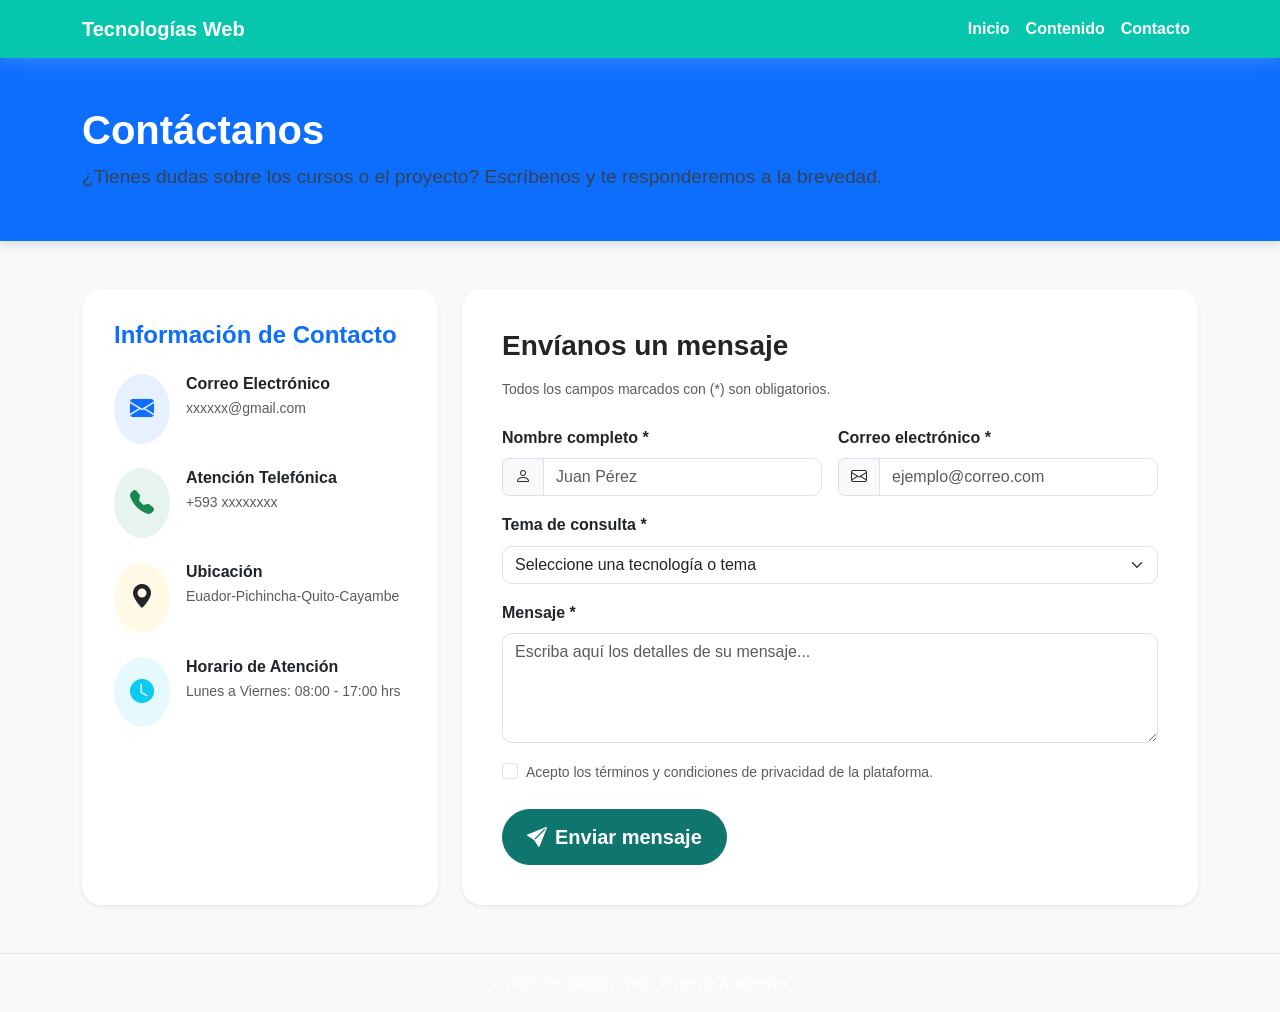
<file: ProyectoBootstrap/contacto.html>
<!DOCTYPE html>
<html lang="es">

<head>
    <meta charset="UTF-8">
    <meta name="viewport" content="width=device-width, initial-scale=1.0">
    <title>Tecnologías Web | Contacto</title>

    <!-- Bootstrap 5 CSS -->
    <link href="https://cdn.jsdelivr.net/npm/bootstrap@5.3.7/dist/css/bootstrap.min.css" rel="stylesheet">
    <!-- Bootstrap Icons (para iconos visuales) -->
    <link rel="stylesheet" href="https://cdn.jsdelivr.net/npm/bootstrap-icons@1.11.3/font/bootstrap-icons.min.css">
    
    <!-- Estilos personalizados -->
    <link rel="stylesheet" href="css/estilos.css">
</head>

<body>

    <!-- MENÚ DE NAVEGACIÓN -->
    <nav class="navbar navbar-expand-lg navbar-dark bg-dark">
        <div class="container">
            <a class="navbar-brand" href="index.html">
                Tecnologías Web
            </a>

            <button class="navbar-toggler"
                type="button"
                data-bs-toggle="collapse"
                data-bs-target="#menu"
                aria-controls="menu"
                aria-expanded="false"
                aria-label="Abrir menú">
                <span class="navbar-toggler-icon"></span>
            </button>

            <div class="collapse navbar-collapse" id="menu">
                <ul class="navbar-nav ms-auto">
                    <li class="nav-item">
                        <a class="nav-link" href="index.html">Inicio</a>
                    </li>
                    <li class="nav-item">
                        <a class="nav-link" href="contenido.html">Contenido</a>
                    </li>
                    <li class="nav-item">
                        <a class="nav-link active" href="contacto.html">Contacto</a>
                    </li>
                </ul>
            </div>
        </div>
    </nav>

    <!-- ENCABEZADO -->
    <header class="bg-primary text-white py-5">
        <div class="container">
            <h1 class="fw-bold">Contáctanos</h1>
            <p class="lead mb-0">
                ¿Tienes dudas sobre los cursos o el proyecto? Escríbenos y te responderemos a la brevedad.
            </p>
        </div>
    </header>

    <!-- CONTENIDO PRINCIPAL -->
    <main class="container py-5">
        <div class="row g-4">

            <!-- TARJETAS DE INFORMACIÓN -->
            <div class="col-lg-4">
                <div class="card border-0 shadow-sm h-100 p-3 bg-white">
                    <div class="card-body">
                        <h4 class="card-title fw-bold text-primary mb-4">Información de Contacto</h4>
                        
                        <!-- Ítem 1: Correo -->
                        <div class="d-flex align-items-start mb-4">
                            <div class="bg-primary bg-opacity-10 text-primary p-3 rounded-circle me-3">
                                <i class="bi bi-envelope-fill fs-4"></i>
                            </div>
                            <div>
                                <h6 class="fw-bold mb-1">Correo Electrónico</h6>
                                <p class="text-muted small mb-0">xxxxxx@gmail.com</p>
                            </div>
                        </div>

                        <!-- Ítem 2: Teléfono -->
                        <div class="d-flex align-items-start mb-4">
                            <div class="bg-success bg-opacity-10 text-success p-3 rounded-circle me-3">
                                <i class="bi bi-telephone-fill fs-4"></i>
                            </div>
                            <div>
                                <h6 class="fw-bold mb-1">Atención Telefónica</h6>
                                <p class="text-muted small mb-0">+593 xxxxxxxx</p>
                            </div>
                        </div>

                        <!-- Ítem 3: Ubicación -->
                        <div class="d-flex align-items-start mb-4">
                            <div class="bg-warning bg-opacity-10 text-dark p-3 rounded-circle me-3">
                                <i class="bi bi-geo-alt-fill fs-4"></i>
                            </div>
                            <div>
                                <h6 class="fw-bold mb-1">Ubicación</h6>
                                <p class="text-muted small mb-0">Euador-Pichincha-Quito-Cayambe</p>
                            </div>
                        </div>

                        <!-- Ítem 4: Horarios -->
                        <div class="d-flex align-items-start">
                            <div class="bg-info bg-opacity-10 text-info p-3 rounded-circle me-3">
                                <i class="bi bi-clock-fill fs-4"></i>
                            </div>
                            <div>
                                <h6 class="fw-bold mb-1">Horario de Atención</h6>
                                <p class="text-muted small mb-0">Lunes a Viernes: 08:00 - 17:00 hrs</p>
                            </div>
                        </div>

                    </div>
                </div>
            </div>

            <!--  FORMULARIO  -->
            <div class="col-lg-8">
                <div class="card border-0 shadow-sm p-4 bg-white">
                    <div class="card-body">
                        <h3 class="fw-bold mb-3">Envíanos un mensaje</h3>
                        <p class="text-muted mb-4 small">Todos los campos marcados con (*) son obligatorios.</p>

                        <form>
                            <div class="row g-3">
                                <!-- Nombre -->
                                <div class="col-md-6 mb-3">
                                    <label for="nombre" class="form-label fw-semibold">Nombre completo *</label>
                                    <div class="input-group">
                                        <span class="input-group-text"><i class="bi bi-person"></i></span>
                                        <input type="text" class="form-control" id="nombre" placeholder="Juan Pérez" required>
                                    </div>
                                </div>

                                <!-- Correo -->
                                <div class="col-md-6 mb-3">
                                    <label for="correo" class="form-label fw-semibold">Correo electrónico *</label>
                                    <div class="input-group">
                                        <span class="input-group-text"><i class="bi bi-envelope"></i></span>
                                        <input type="email" class="form-control" id="correo" placeholder="ejemplo@correo.com" required>
                                    </div>
                                </div>
                            </div>

                            <!-- Tema -->
                            <div class="mb-3">
                                <label for="tema" class="form-label fw-semibold">Tema de consulta *</label>
                                <select class="form-select" id="tema" required>
                                    <option value="" selected disabled>Seleccione una tecnología o tema</option>
                                    <option value="html">Módulo HTML5</option>
                                    <option value="css">Módulo CSS3 y Bootstrap 5</option>
                                    <option value="js">Módulo JavaScript (ES6+)</option>
                                    <option value="general">Consulta general sobre el proyecto</option>
                                </select>
                            </div>

                            <!-- Mensaje -->
                            <div class="mb-3">
                                <label for="mensaje" class="form-label fw-semibold">Mensaje *</label>
                                <textarea class="form-control" id="mensaje" rows="4" placeholder="Escriba aquí los detalles de su mensaje..." required></textarea>
                            </div>

                            <!-- Checkbox de Políticas -->
                            <div class="form-check mb-4">
                                <input class="form-check-input" type="checkbox" id="politicas" required>
                                <label class="form-check-label small text-muted" for="politicas">
                                    Acepto los términos y condiciones de privacidad de la plataforma.
                                </label>
                            </div>

                            <!-- Botón de Envío -->
                            <button type="submit" class="btn btn-primary btn-lg rounded-pill px-4">
                                <i class="bi bi-send-fill me-2"></i>Enviar mensaje
                            </button>
                        </form>

                    </div>
                </div>
            </div>

        </div>
    </main>

    <!-- FOOTER -->
    <footer class="bg-light py-3 border-top">
        <div class="container text-center">
            <small>© 2026 Tecnologías Web - Proyecto Académico</small>
        </div>
    </footer>

    <!-- Bootstrap JS Bundle -->
    <script src="https://cdn.jsdelivr.net/npm/bootstrap@5.3.7/dist/js/bootstrap.bundle.min.js"></script>

</body>

</html>
</file>
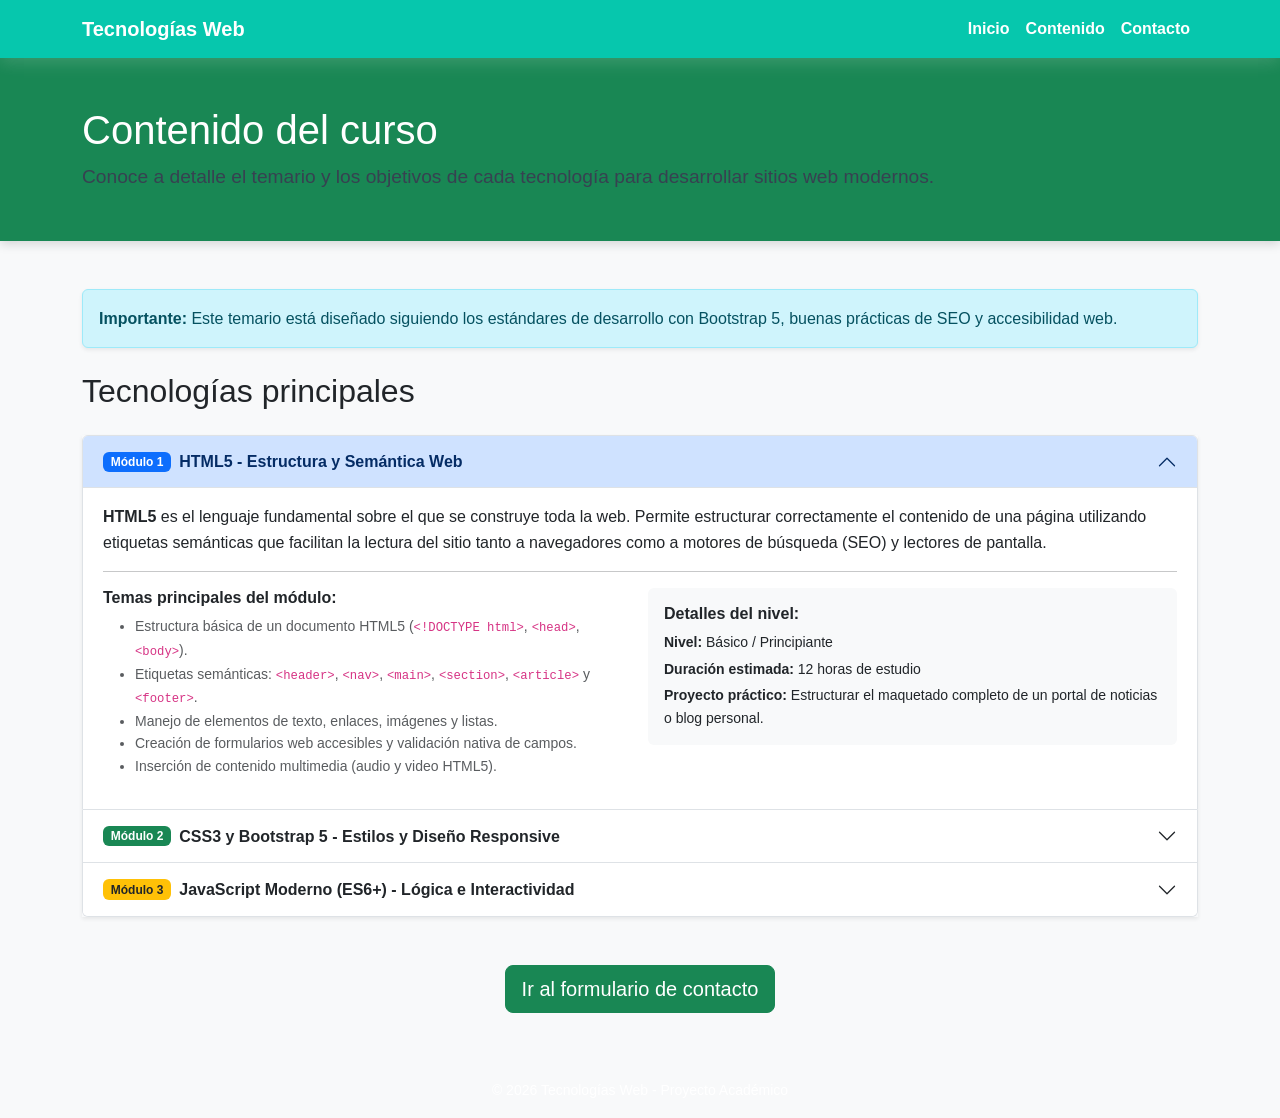
<file: ProyectoBootstrap/contenido.html>
<!DOCTYPE html>
<html lang="es">

<head>
    <meta charset="UTF-8">
    <meta name="viewport" content="width=device-width, initial-scale=1.0">
    <title>Tecnologías Web | Contenido</title>

    <link href="https://cdn.jsdelivr.net/npm/bootstrap@5.3.7/dist/css/bootstrap.min.css" rel="stylesheet">
    <link rel="stylesheet" href="css/estilos.css">
</head>

<body>

    <!-- Navbar -->
    <nav class="navbar navbar-expand-lg navbar-dark bg-dark">
        <div class="container">
            <a class="navbar-brand" href="index.html">
                Tecnologías Web
            </a>

            <button class="navbar-toggler"
                type="button"
                data-bs-toggle="collapse"
                data-bs-target="#menu"
                aria-controls="menu"
                aria-expanded="false"
                aria-label="Abrir menú">
                <span class="navbar-toggler-icon"></span>
            </button>

            <div class="collapse navbar-collapse" id="menu">
                <ul class="navbar-nav ms-auto">
                    <li class="nav-item">
                        <a class="nav-link" href="index.html">Inicio</a>
                    </li>
                    <li class="nav-item">
                        <a class="nav-link active" href="contenido.html">Contenido</a>
                    </li>
                    <li class="nav-item">
                        <a class="nav-link" href="contacto.html">Contacto</a>
                    </li>
                </ul>
            </div>
        </div>
    </nav>

    <!-- Encabezado -->
    <header class="bg-success text-white py-5">
        <div class="container">
            <h1>Contenido del curso</h1>
            <p class="lead mb-0">
                Conoce a detalle el temario y los objetivos de cada tecnología para desarrollar sitios web modernos.
            </p>
        </div>
    </header>

    <!-- Contenido principal -->
    <main class="container py-5">

        <!-- Alert -->
        <div class="alert alert-info shadow-sm mb-4" role="alert">
            <strong>Importante:</strong>
            Este temario está diseñado siguiendo los estándares de desarrollo con Bootstrap 5, buenas prácticas de SEO y accesibilidad web.
        </div>

        <!-- Accordion -->
        <h2 class="mb-4">
            Tecnologías principales
        </h2>

        <div class="accordion shadow-sm" id="acordeonTecnologias">

            <!-- SECCIÓN 1: HTML5 -->
            <div class="accordion-item">
                <h2 class="accordion-header">
                    <button class="accordion-button fw-bold"
                        type="button"
                        data-bs-toggle="collapse"
                        data-bs-target="#html">
                        <span class="badge bg-primary me-2">Módulo 1</span> HTML5 - Estructura y Semántica Web
                    </button>
                </h2>

                <div id="html"
                    class="accordion-collapse collapse show"
                    data-bs-parent="#acordeonTecnologias">

                    <div class="accordion-body">
                        <p>
                            <strong>HTML5</strong> es el lenguaje fundamental sobre el que se construye toda la web. Permite estructurar correctamente el contenido de una página utilizando etiquetas semánticas que facilitan la lectura del sitio tanto a navegadores como a motores de búsqueda (SEO) y lectores de pantalla.
                        </p>

                        <hr>

                        <div class="row g-3">
                            <div class="col-md-6">
                                <h5 class="h6 fw-bold">Temas principales del módulo:</h5>
                                <ul class="text-muted small">
                                    <li>Estructura básica de un documento HTML5 (<code>&lt;!DOCTYPE html&gt;</code>, <code>&lt;head&gt;</code>, <code>&lt;body&gt;</code>).</li>
                                    <li>Etiquetas semánticas: <code>&lt;header&gt;</code>, <code>&lt;nav&gt;</code>, <code>&lt;main&gt;</code>, <code>&lt;section&gt;</code>, <code>&lt;article&gt;</code> y <code>&lt;footer&gt;</code>.</li>
                                    <li>Manejo de elementos de texto, enlaces, imágenes y listas.</li>
                                    <li>Creación de formularios web accesibles y validación nativa de campos.</li>
                                    <li>Inserción de contenido multimedia (audio y video HTML5).</li>
                                </ul>
                            </div>
                            <div class="col-md-6">
                                <div class="bg-light p-3 rounded">
                                    <h5 class="h6 fw-bold mb-2">Detalles del nivel:</h5>
                                    <p class="small mb-1"><strong>Nivel:</strong> Básico / Principiante</p>
                                    <p class="small mb-1"><strong>Duración estimada:</strong> 12 horas de estudio</p>
                                    <p class="small mb-0"><strong>Proyecto práctico:</strong> Estructurar el maquetado completo de un portal de noticias o blog personal.</p>
                                </div>
                            </div>
                        </div>
                    </div>

                </div>

            </div>

            <!-- SECCIÓN 2: CSS Y BOOTSTRAP -->
            <div class="accordion-item">
                <h2 class="accordion-header">
                    <button class="accordion-button collapsed fw-bold"
                        type="button"
                        data-bs-toggle="collapse"
                        data-bs-target="#css">
                        <span class="badge bg-success me-2">Módulo 2</span> CSS3 y Bootstrap 5 - Estilos y Diseño Responsive
                    </button>
                </h2>

                <div id="css"
                    class="accordion-collapse collapse"
                    data-bs-parent="#acordeonTecnologias">

                    <div class="accordion-body">
                        <p>
                            <strong>CSS3 y Bootstrap 5</strong> te permiten darle estilo, color y un aspecto profesional a tus maquetas HTML. Con Bootstrap, puedes acelerar el proceso de desarrollo utilizando un sistema de rejillas adaptable y componentes listos para usar en móviles, tablets y computadoras.
                        </p>

                        <hr>

                        <div class="row g-3">
                            <div class="col-md-6">
                                <h5 class="h6 fw-bold">Temas principales del módulo:</h5>
                                <ul class="text-muted small">
                                    <li>Fundamentos de CSS: selectores, modelo de caja (*box model*) y especificidad.</li>
                                    <li>Diseños flexibles y adaptables con <strong>Flexbox</strong> y <strong>CSS Grid</strong>.</li>
                                    <li>Sistema de rejilla (*Grid System*) de Bootstrap de 12 columnas.</li>
                                    <li>Uso de clases de utilidad de Bootstrap (márgenes, rellenos, colores, alineación).</li>
                                    <li>Componentes de interfaz: Navbars, Cards, Modales, Acordeones y Botones.</li>
                                </ul>
                            </div>
                            <div class="col-md-6">
                                <div class="bg-light p-3 rounded">
                                    <h5 class="h6 fw-bold mb-2">Detalles del nivel:</h5>
                                    <p class="small mb-1"><strong>Nivel:</strong> Intermedio</p>
                                    <p class="small mb-1"><strong>Duración estimada:</strong> 18 horas de estudio</p>
                                    <p class="small mb-0"><strong>Proyecto práctico:</strong> Diseñar una tienda en línea (*e-commerce*) totalmente adaptable a celulares.</p>
                                </div>
                            </div>
                        </div>
                    </div>

                </div>

            </div>

            <!-- SECCIÓN 3: JAVASCRIPT -->
            <div class="accordion-item">
                <h2 class="accordion-header">
                    <button class="accordion-button collapsed fw-bold"
                        type="button"
                        data-bs-toggle="collapse"
                        data-bs-target="#js">
                        <span class="badge bg-warning text-dark me-2">Módulo 3</span> JavaScript Moderno (ES6+) - Lógica e Interactividad
                    </button>
                </h2>

                <div id="js"
                    class="accordion-collapse collapse"
                    data-bs-parent="#acordeonTecnologias">

                    <div class="accordion-body">
                        <p>
                            <strong>JavaScript</strong> es el lenguaje de programación que añade interactividad y dinamismo a tus páginas web. Te permite responder a las acciones del usuario, validar datos en tiempo real y conectarte con servidores o APIs externas para actualizar contenido sin recargar la página.
                        </p>

                        <hr>

                        <div class="row g-3">
                            <div class="col-md-6">
                                <h5 class="h6 fw-bold">Temas principales del módulo:</h5>
                                <ul class="text-muted small">
                                    <li>Sintaxis moderna: variables (<code>let</code>, <code>const</code>), tipos de datos y estructuras de control.</li>
                                    <li>Manipulación del DOM (Document Object Model) para modificar contenido y estilos dinámicamente.</li>
                                    <li>Escucha de eventos (clicks, envíos de formulario, tecleo).</li>
                                    <li>Funciones tradicionales y *Arrow Functions*.</li>
                                    <li>Consumo de datos asíncronos mediante <code>fetch()</code> y Promises.</li>
                                </ul>
                            </div>
                            <div class="col-md-6">
                                <div class="bg-light p-3 rounded">
                                    <h5 class="h6 fw-bold mb-2">Detalles del nivel:</h5>
                                    <p class="small mb-1"><strong>Nivel:</strong> Avanzado</p>
                                    <p class="small mb-1"><strong>Duración estimada:</strong> 25 horas de estudio</p>
                                    <p class="small mb-0"><strong>Proyecto práctico:</strong> Desarrollar una aplicación web interactiva que consuma datos reales de clima o películas.</p>
                                </div>
                            </div>
                        </div>
                    </div>

                </div>

            </div>

        </div>

        <div class="text-center mt-5">
            <a href="contacto.html" class="btn btn-success btn-lg">
                Ir al formulario de contacto
            </a>
        </div>

    </main>

    <footer class="bg-light py-3">
        <div class="container text-center">
            <small>
                © 2026 Tecnologías Web - Proyecto Académico
            </small>
        </div>
    </footer>

    <script src="https://cdn.jsdelivr.net/npm/bootstrap@5.3.7/dist/js/bootstrap.bundle.min.js"></script>

</body>

</html>
</file>
<file: ProyectoBootstrap/css/estilos.css>
/*  ESTILOS GENERALES */

body {
    font-family: Arial, Helvetica, sans-serif;
    background-color: #F8F9FA;
    color: #212529;
    line-height: 1.6;
}

section {
    padding: 70px 0;
}

/*NAVBAR*/

.navbar {
    background: #06c7ad !important;
    box-shadow: 0 5px 15px rgba(251, 251, 251, 0.15);
}

.navbar-brand,
.nav-link {
    color: #FFFFFF !important;
    font-weight: bold;
}

.nav-link:hover {
    color: #FACC15 !important; /* Amarillo accesible */
}

/* HEADER */

header {
    box-shadow: 0 3px 10px rgba(0,0,0,.15);
}

/* HERO */

.hero {
    background: linear-gradient(135deg, #F8FAFC, #DBEAFE);
    padding: 80px 0;
}

.display-4 {
    font-weight: 800;
    line-height: 1.1;
    color: #0F766E;
}

.lead {
    font-size: 1.2rem;
    color: #374151;
}

.hero-img {
    width: 90%;
    max-width: 500px;
    aspect-ratio: 4/3;
    object-fit: cover;
    border-radius: 15px;
    transition: .4s;
}

.hero-img:hover {
    transform: scale(1.05);
    box-shadow: 0 10px 25px rgba(0,0,0,.15);
}

/*TARJETAS*/

.card {
    border: none;
    border-radius: 20px;
    overflow: hidden;
    background: #FFFFFF;
    box-shadow: 0 10px 25px rgba(0,0,0,.08);
    transition: .35s;
}

.card:hover {
    transform: translateY(-12px);
    box-shadow: 0 20px 40px rgba(0,0,0,.18);
}

.card-img-top {
    height: 180px;
    width: 100%;
    object-fit: contain;
    background-color: #F8F9FA;
    padding: 20px;
}

.card-title {
    color: #0F766E;
    font-weight: bold;
}

/*BOTONES*/

.btn-primary {
    background-color: #0F766E;
    border-color: #0F766E;
    color: #FFFFFF;
    border-radius: 40px;
    padding: 12px 30px;
    font-weight: bold;
}

.btn-primary:hover {
    background-color: #115E59;
    border-color: #115E59;
}

/* FORMULARIOS */

.form-control,
.form-select {
    border-radius: 10px;
}

.form-control:focus,
.form-select:focus {
    border-color: #0F766E;
    box-shadow: 0 0 0 3px rgba(15,118,110,.25);
}

/* FOOTER */

footer {
    background: #134E4A;
    color: #FFFFFF;
    padding: 25px;
    text-align: center;
}
</file>
